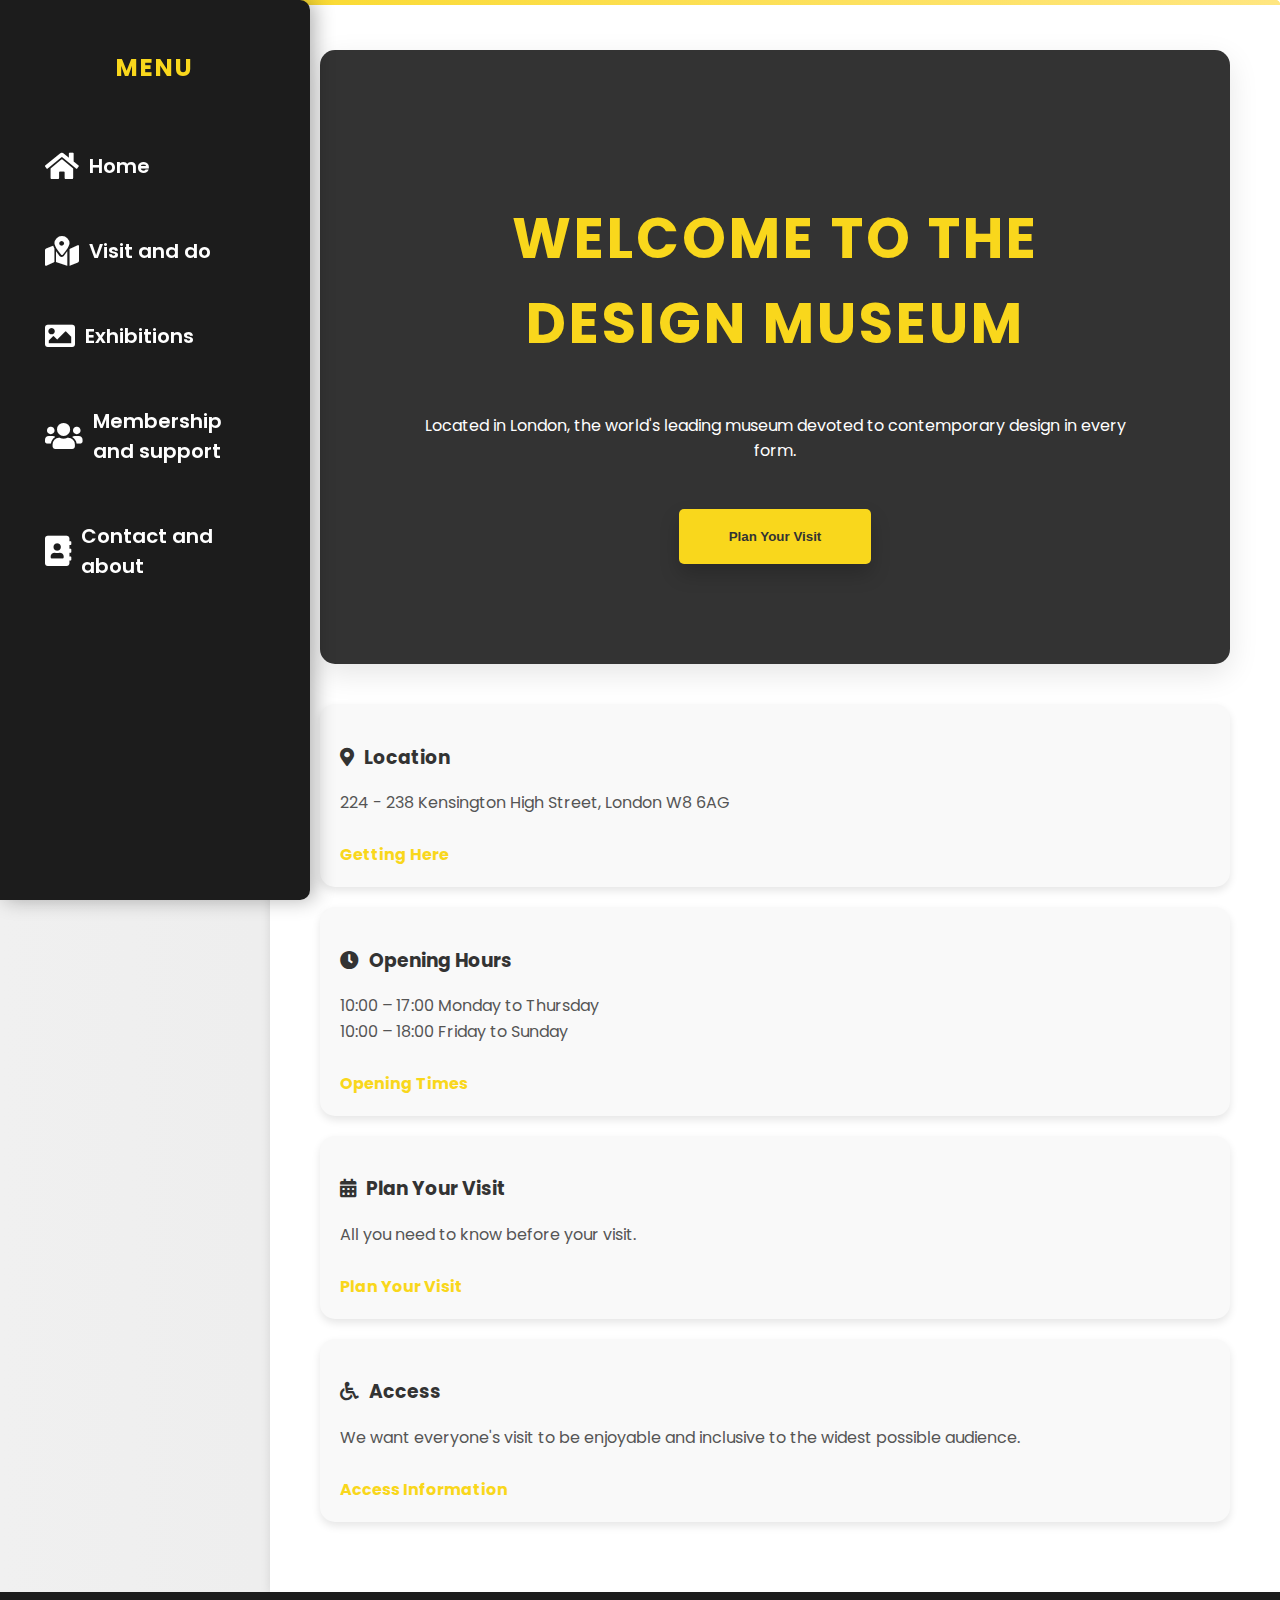
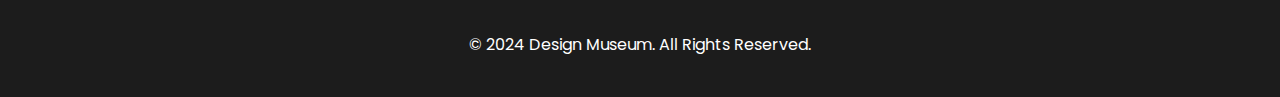
<file: index.html>
<!DOCTYPE html>
<html lang="en">

<head>
    <meta charset="UTF-8">
    <meta name="viewport" content="width=device-width, initial-scale=1.0">
    <title>Design Museum - Mejorado</title>
    <link href="https://fonts.googleapis.com/css2?family=Poppins:wght@300;400;600&display=swap" rel="stylesheet">
    <link href="https://cdnjs.cloudflare.com/ajax/libs/font-awesome/5.15.4/css/all.min.css" rel="stylesheet">
    <link rel="stylesheet" href="main.css">
</head>

<body>
    <button id="show-menu-arrow"><i class="fas fa-arrow-right"></i></button>

    <!-- Contenedor principal para menú y contenido -->
    <div class="main-content">
        <div id="menu">
            <h2 id="menu-header">Menu</h2>
            <nav>
                <ul>
                    <li><a href="index.html"><i class="fas fa-home icon"></i> Home</a></li>
                    <li><a href="visit-and-do.html"><i class="fas fa-map-marked-alt icon"></i> Visit and do</a></li>
                    <li><a href="exhibitions.html"><i class="fas fa-image icon"></i> Exhibitions</a></li>
                    <li><a href="membership-and-support.html"><i class="fas fa-users icon"></i> Membership and
                            support</a></li>
                    <li><a href="contact-and-about.html"><i class="fas fa-address-book icon"></i> Contact and about</a>
                    </li>
                </ul>
            </nav>
        </div>

        <!-- Contenido principal -->
        <div id="content">
            <section id="banner">
                <h2>WELCOME TO THE DESIGN MUSEUM</h2>
                <p>Located in London, the world's leading museum devoted to contemporary design in every form.</p>
                <button>Plan Your Visit</button>
            </section>

            <!-- Sección de Información Básica -->
            <section id="info">
                <div class="info-block">
                    <h3><i class="fas fa-map-marker-alt"></i> Location</h3>
                    <p>224 - 238 Kensington High Street, London W8 6AG</p>
                    <a href="#">Getting Here</a>
                </div>

                <div class="info-block">
                    <h3><i class="fas fa-clock"></i> Opening Hours</h3>
                    <p>10:00 – 17:00 Monday to Thursday<br>10:00 – 18:00 Friday to Sunday</p>
                    <a href="#">Opening Times</a>
                </div>

                <div class="info-block">
                    <h3><i class="fas fa-calendar-alt"></i> Plan Your Visit</h3>
                    <p>All you need to know before your visit.</p>
                    <a href="#">Plan Your Visit</a>
                </div>

                <div class="info-block">
                    <h3><i class="fas fa-wheelchair"></i> Access</h3>
                    <p>We want everyone's visit to be enjoyable and inclusive to the widest possible audience.</p>
                    <a href="#">Access Information</a>
                </div>
            </section>
        </div>
    </div>

    <!-- Footer -->
    <footer>
        <p>&copy; 2024 Design Museum. All Rights Reserved.</p>
    </footer>

    <script>
        document.addEventListener('DOMContentLoaded', function () {
            window.addEventListener('load', function () {
                document.documentElement.classList.remove('loading');
            });


            document.querySelectorAll('a').forEach(function (link) {
                link.addEventListener('click', function (e) {
                    const target = e.currentTarget;
                    if (!target.href.includes('#') && !target.href.startsWith('javascript:')) {
                        e.preventDefault();
                        const newUrl = this.href;

                        document.documentElement.classList.add('loading');

                        setTimeout(function () {
                            window.location.href = newUrl;
                        }, 500);
                    }
                });
            });
        });

        document.addEventListener('DOMContentLoaded', function () {
            const menu = document.getElementById('menu');
            const content = document.getElementById('content');
            const showMenuButton = document.getElementById('show-menu-arrow');

            function toggleMenu() {
                menu.classList.toggle('collapsed');
                updateContentLayout(menu.classList.contains('collapsed'));
            }

            function updateContentLayout(isCollapsed) {
                if (isCollapsed) {
                    content.style.marginLeft = '20px';
                    content.style.width = 'calc(100% - 20px)';
                    showMenuButton.style.display = 'block';
                } else {
                    content.style.marginLeft = '270px';
                    content.style.width = 'calc(100% - 270px)';
                    showMenuButton.style.display = 'none';
                }
            }

            updateContentLayout(menu.classList.contains('collapsed'));

            menu.addEventListener('click', toggleMenu);
            showMenuButton.addEventListener('click', function () {
                if (menu.classList.contains('collapsed')) {
                    menu.classList.remove('collapsed');
                    updateContentLayout(false);
                }
            });
        });
    </script>

    </script>
</body>

</html>
</file>
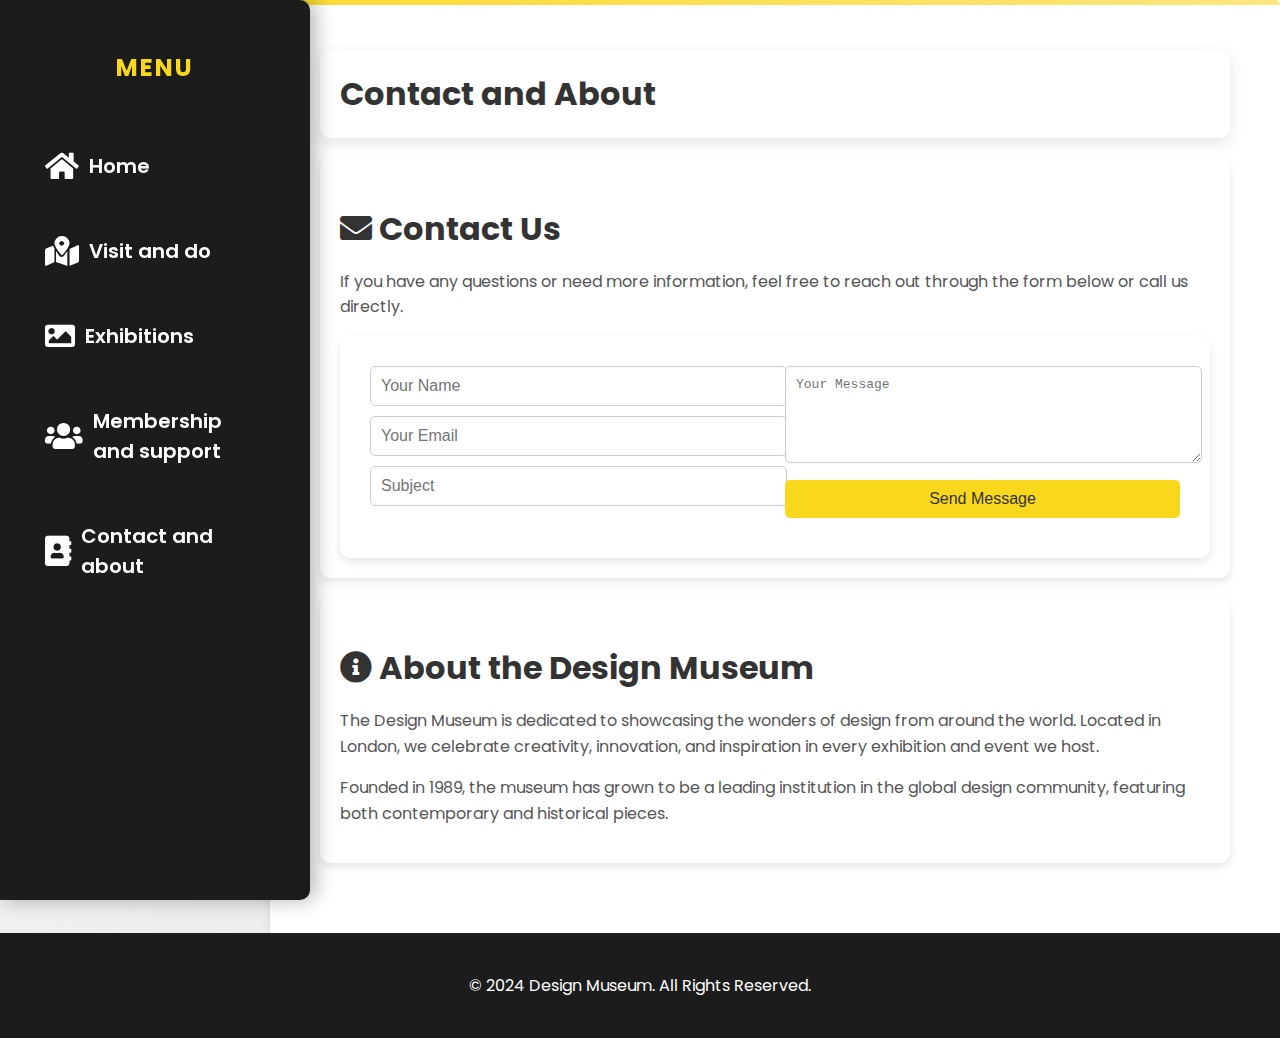
<file: contact-and-about.html>
<!DOCTYPE html>
<html lang="en">

<head>
    <meta charset="UTF-8">
    <meta name="viewport" content="width=device-width, initial-scale=1.0">
    <title>Contact and About - Design Museum</title>
    <link href="https://fonts.googleapis.com/css2?family=Poppins:wght@300;400;600&display=swap" rel="stylesheet">
    <link href="https://cdnjs.cloudflare.com/ajax/libs/font-awesome/5.15.4/css/all.min.css" rel="stylesheet">
    <link rel="stylesheet" href="main.css">

    <style>
        #content {
            transition: margin-left 0.3s, width 0.3s;
        }

        .info-block {
            background-color: #fff;
            padding: 20px;
            margin: 20px 0;
            border-radius: 10px;
            box-shadow: 0 4px 8px rgba(0, 0, 0, 0.1);
        }
    </style>
</head>

<body>
    <button id="show-menu-arrow"><i class="fas fa-arrow-right"></i></button>

    <!-- Menú lateral -->
    <div class="main-content">
        <div id="menu">
            <h2 id="menu-header">Menu</h2>
            <nav>
                <ul>
                    <li><a href="index.html"><i class="fas fa-home icon"></i> Home</a></li>
                    <li><a href="visit-and-do.html"><i class="fas fa-map-marked-alt icon"></i> Visit and do</a></li>
                    <li><a href="exhibitions.html"><i class="fas fa-image icon"></i> Exhibitions</a></li>
                    <li><a href="membership-and-support.html"><i class="fas fa-users icon"></i> Membership and
                            support</a></li>
                    <li><a href="contact-and-about.html" class="active"><i class="fas fa-address-book icon"></i> Contact
                            and about</a></li>
                </ul>
            </nav>
        </div>

        <!-- Contenido principal -->
        <div id="content" style="margin-left: 270px; width: calc(100% - 270px);">
            <div class="header-container"
                style="padding: 20px; border-radius: 10px; box-shadow: 0 5px 15px rgba(0, 0, 0, 0.1);">
                <h1 style="margin: 0;">Contact and About</h1>
            </div>

            <!-- Sección de contacto -->
            <div class="info-block">
                <h2><i class="fas fa-envelope"></i> Contact Us</h2>
                <p>If you have any questions or need more information, feel free to reach out through the form below or
                    call us directly.</p>
                <div class="contact-form">
                    <div>
                        <input type="text" placeholder="Your Name">
                        <input type="email" placeholder="Your Email">
                        <input type="text" placeholder="Subject">
                    </div>
                    <div>
                        <textarea placeholder="Your Message" rows="5"></textarea>
                        <button type="submit">Send Message</button>
                    </div>
                </div>
            </div>

            <!-- Sección de información adicional -->
            <div class="info-block">
                <h2><i class="fas fa-info-circle"></i> About the Design Museum</h2>
                <p>The Design Museum is dedicated to showcasing the wonders of design from around the world. Located in
                    London, we celebrate creativity, innovation, and inspiration in every exhibition and event we host.
                </p>
                <p>Founded in 1989, the museum has grown to be a leading institution in the global design community,
                    featuring both contemporary and historical pieces.</p>
            </div>
        </div>
    </div>

    <!-- Footer -->
    <footer>
        <p>&copy; 2024 Design Museum. All Rights Reserved.</p>
    </footer>

    <script>
        document.addEventListener('DOMContentLoaded', function () {
            const menu = document.getElementById('menu');
            const content = document.getElementById('content');
            const showMenuButton = document.getElementById('show-menu-arrow');

            function toggleMenu() {
                menu.classList.toggle('collapsed');
                updateContentLayout(menu.classList.contains('collapsed'));
            }

            function updateContentLayout(isCollapsed) {
                if (isCollapsed) {
                    content.style.marginLeft = '60px';
                    content.style.width = 'calc(100% - 60px)';
                    showMenuButton.style.display = 'block';
                } else {
                    content.style.marginLeft = '270px';
                    content.style.width = 'calc(100% - 270px)';
                    showMenuButton.style.display = 'none';
                }
            }

            updateContentLayout(menu.classList.contains('collapsed'));

            // Event listeners
            menu.addEventListener('click', toggleMenu);
            showMenuButton.addEventListener('click', function () {
                if (menu.classList.contains('collapsed')) {
                    menu.classList.remove('collapsed');
                    updateContentLayout(false);
                }
            });
        });

    </script>
</body>

</html>
</file>
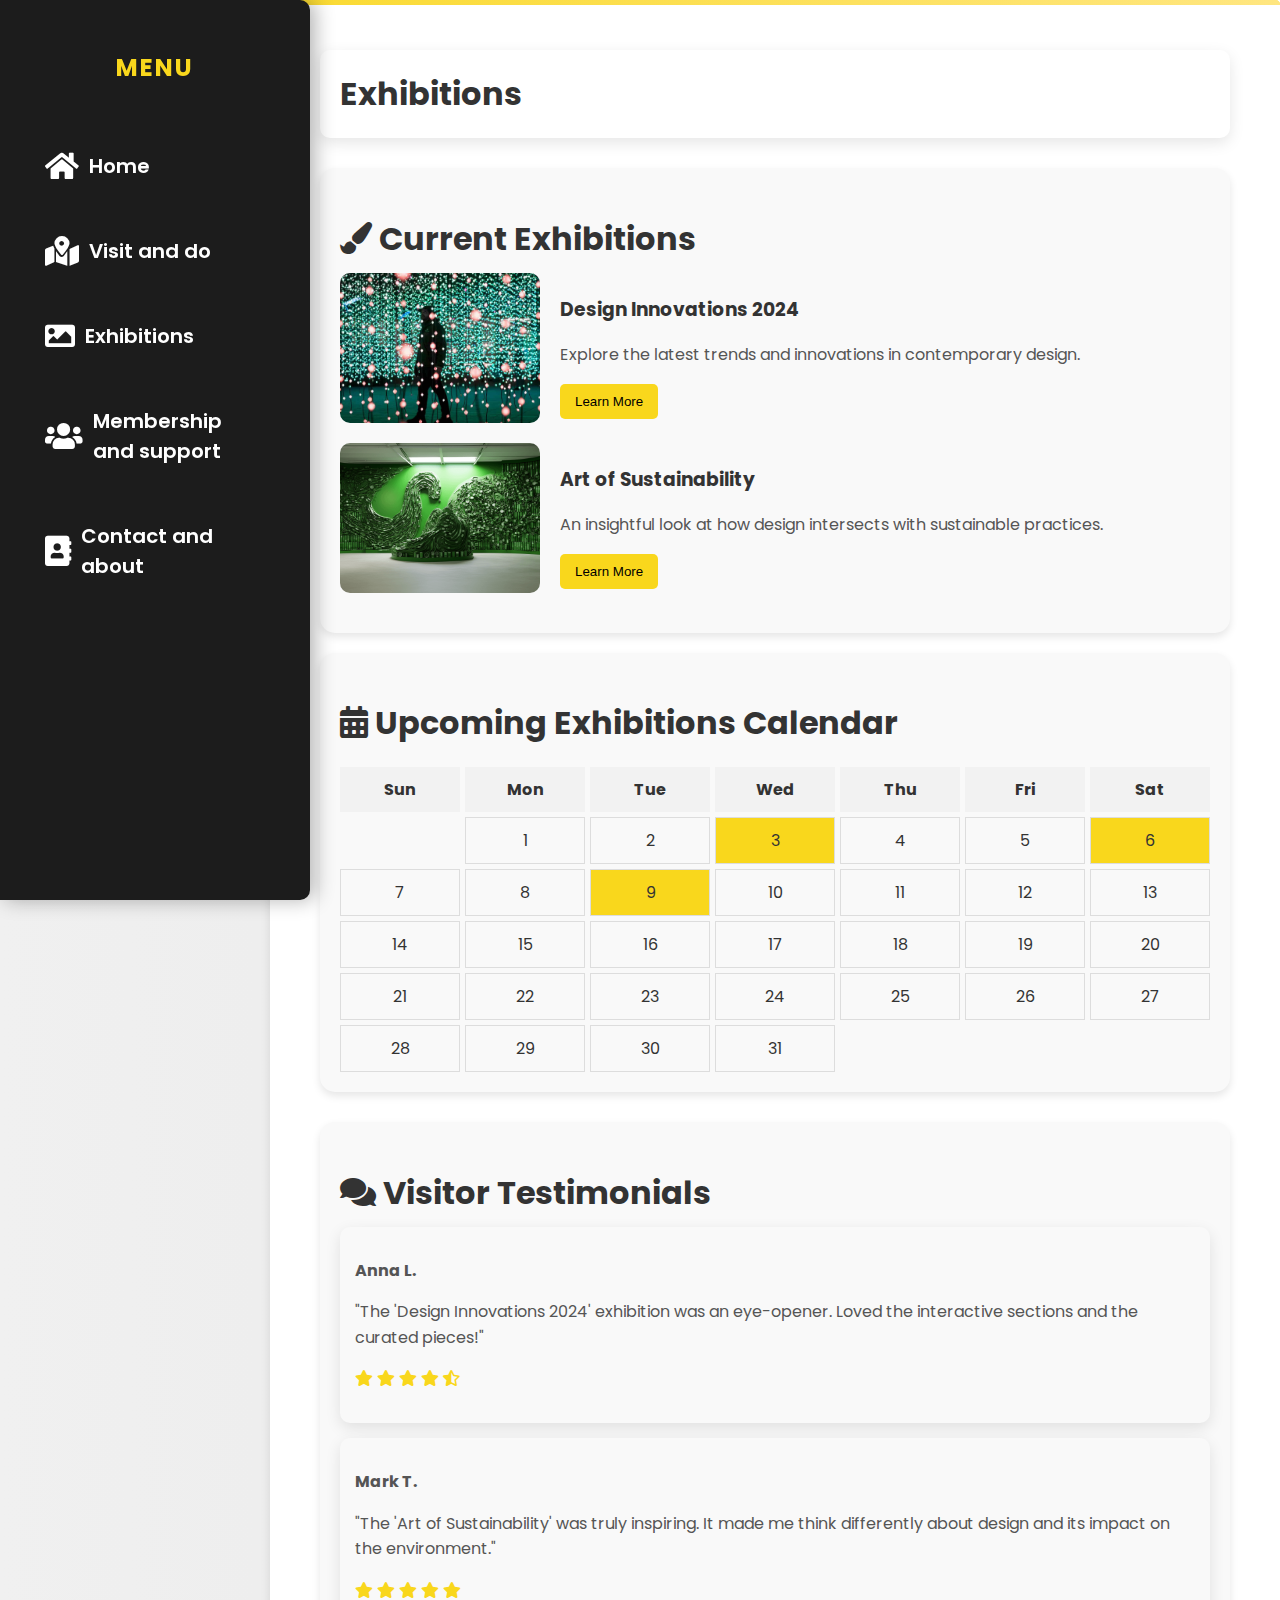
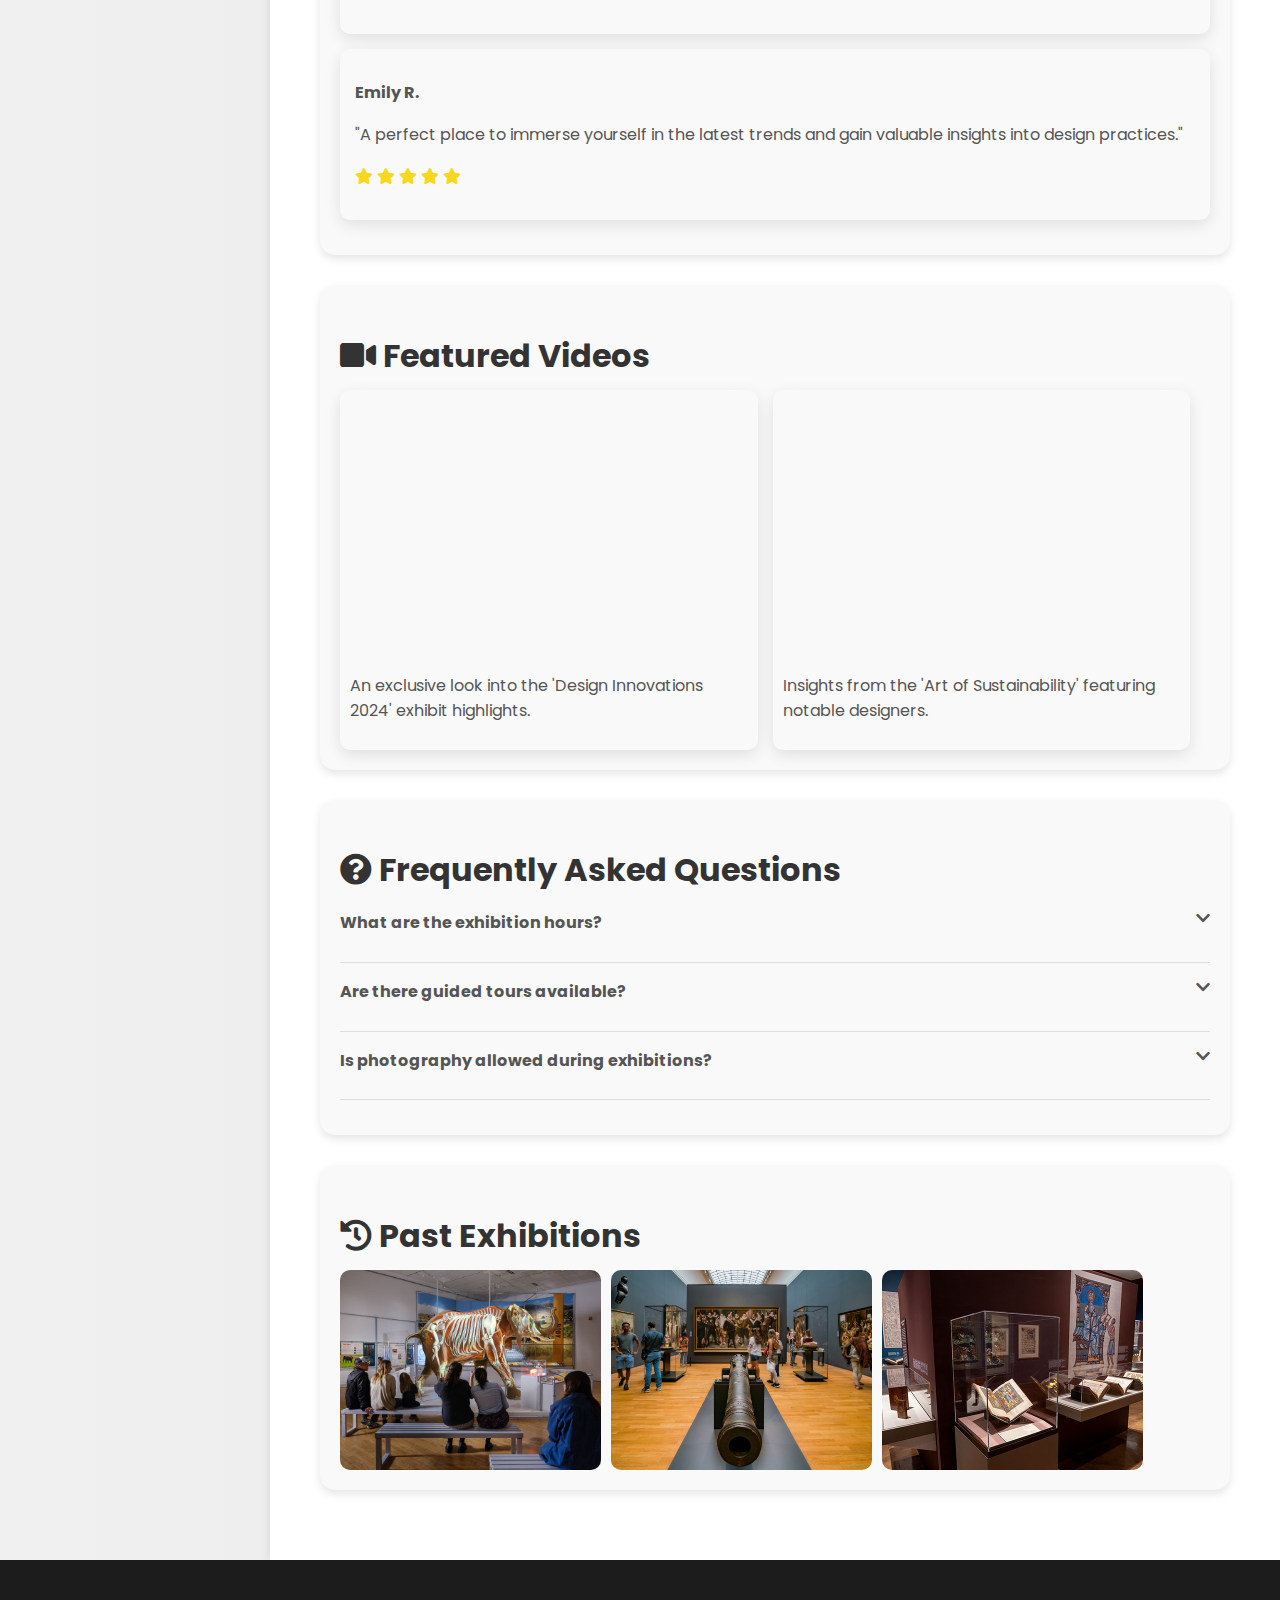
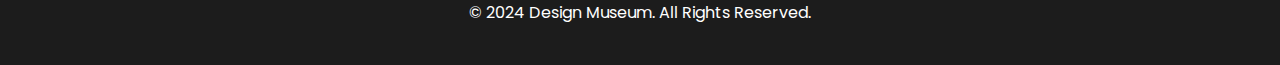
<file: exhibitions.html>
<!DOCTYPE html>
<html lang="en">

<head>
    <meta charset="UTF-8">
    <meta name="viewport" content="width=device-width, initial-scale=1.0">
    <title>Exhibitions - Design Museum</title>
    <link href="https://fonts.googleapis.com/css2?family=Poppins:wght@300;400;600&display=swap" rel="stylesheet">
    <link href="https://cdnjs.cloudflare.com/ajax/libs/font-awesome/5.15.4/css/all.min.css" rel="stylesheet">
    <link rel="stylesheet" href="main.css">
</head>

<body>
    <button id="show-menu-arrow"><i class="fas fa-arrow-right"></i></button>

    <!-- Inclusión del menú lateral -->
    <div class="main-content">
        <div id="menu">
            <h2 id="menu-header">Menu</h2>
            <nav>
                <ul>
                    <li><a href="index.html"><i class="fas fa-home icon"></i> Home</a></li>
                    <li><a href="visit-and-do.html"><i class="fas fa-map-marked-alt icon"></i> Visit and do</a></li>
                    <li><a href="exhibitions.html"><i class="fas fa-image icon"></i> Exhibitions</a></li>
                    <li><a href="membership-and-support.html"><i class="fas fa-users icon"></i> Membership and
                            support</a></li>
                    <li><a href="contact-and-about.html"><i class="fas fa-address-book icon"></i> Contact and about</a>
                    </li>
                </ul>
            </nav>
        </div>

        <!-- Contenido principal de Exhibitions -->
        <div id="content" style="margin-left: 270px; width: calc(100% - 270px);">
            <div class="header-container"
                style="padding: 20px; border-radius: 10px; box-shadow: 0 5px 15px rgba(0, 0, 0, 0.1);">
                <h1 style="margin: 0;">Exhibitions</h1>
            </div>

            <!-- Sección de exhibiciones actuales -->
            <div class="info-block" style="margin-top: 30px;">
                <h2><i class="fas fa-paint-brush"></i> Current Exhibitions</h2>
                <div class="exhibition-item" style="display: flex; align-items: center; margin-bottom: 20px;">
                    <img src="assets/images/exhibition1.jpg" alt="Exhibition 1"
                        style="width: 200px; height: 150px; object-fit: cover; border-radius: 10px; margin-right: 20px;">
                    <div>
                        <h3>Design Innovations 2024</h3>
                        <p>Explore the latest trends and innovations in contemporary design.</p>
                        <button onclick="showDetails('Design Innovations 2024')"
                            style="background-color: #f9d71c; border: none; padding: 10px 15px; border-radius: 5px; cursor: pointer;">Learn
                            More</button>
                    </div>
                </div>

                <div class="exhibition-item" style="display: flex; align-items: center; margin-bottom: 20px;">
                    <img src="assets/images/exhibition2.jpg" alt="Exhibition 2"
                        style="width: 200px; height: 150px; object-fit: cover; border-radius: 10px; margin-right: 20px;">
                    <div>
                        <h3>Art of Sustainability</h3>
                        <p>An insightful look at how design intersects with sustainable practices.</p>
                        <button onclick="showDetails('Art of Sustainability')"
                            style="background-color: #f9d71c; border: none; padding: 10px 15px; border-radius: 5px; cursor: pointer;">Learn
                            More</button>
                    </div>
                </div>
            </div>

            <!-- Calendario de próximas exhibiciones -->
            <div class="info-block">
                <h2><i class="fas fa-calendar-alt"></i> Upcoming Exhibitions Calendar</h2>
                <div id="calendar"
                    style="display: grid; grid-template-columns: repeat(7, 1fr); gap: 5px; margin-top: 20px;">
                    <!-- Encabezados de los días de la semana -->
                    <div style="text-align: center; padding: 10px; background-color: #f2f2f2; font-weight: bold;">Sun
                    </div>
                    <div style="text-align: center; padding: 10px; background-color: #f2f2f2; font-weight: bold;">Mon
                    </div>
                    <div style="text-align: center; padding: 10px; background-color: #f2f2f2; font-weight: bold;">Tue
                    </div>
                    <div style="text-align: center; padding: 10px; background-color: #f2f2f2; font-weight: bold;">Wed
                    </div>
                    <div style="text-align: center; padding: 10px; background-color: #f2f2f2; font-weight: bold;">Thu
                    </div>
                    <div style="text-align: center; padding: 10px; background-color: #f2f2f2; font-weight: bold;">Fri
                    </div>
                    <div style="text-align: center; padding: 10px; background-color: #f2f2f2; font-weight: bold;">Sat
                    </div>
                    <!-- Días del calendario -->
                    <div></div> <!-- Espacios vacíos al inicio del mes -->
                    <div style="text-align: center; padding: 10px; border: 1px solid #ddd;"
                        onclick="showEventDetails('March 1, 2024')">1</div>
                    <div style="text-align: center; padding: 10px; border: 1px solid #ddd;"
                        onclick="showEventDetails('March 2, 2024')">2</div>
                    <div style="text-align: center; padding: 10px; border: 1px solid #ddd; background-color: #f9d71c;"
                        onclick="showEventDetails('March 3, 2024 - Opening of Art of Sustainability')">3</div>
                    <div style="text-align: center; padding: 10px; border: 1px solid #ddd;"
                        onclick="showEventDetails('March 4, 2024 - Photography in Design')">4</div>
                    <div style="text-align: center; padding: 10px; border: 1px solid #ddd;"
                        onclick="showEventDetails('March 5, 2024 - Women in Design Panel')">5</div>
                    <div style="text-align: center; padding: 10px; border: 1px solid #ddd; background-color: #f9d71c;"
                        onclick="showEventDetails('March 6, 2024 - Modernist Design Trends')">6</div>
                    <div style="text-align: center; padding: 10px; border: 1px solid #ddd;"
                        onclick="showEventDetails('March 7, 2024')">7</div>
                    <div style="text-align: center; padding: 10px; border: 1px solid #ddd;"
                        onclick="showEventDetails('March 8, 2024 - Interactive Design Exhibits')">8</div>
                    <div style="text-align: center; padding: 10px; border: 1px solid #ddd; background-color: #f9d71c;"
                        onclick="showEventDetails('March 9, 2024 - Urban Design Workshop')">9</div>
                    <div style="text-align: center; padding: 10px; border: 1px solid #ddd;"
                        onclick="showEventDetails('March 10, 2024 - Retrospective on 20th Century Design')">10</div>
                    <div style="text-align: center; padding: 10px; border: 1px solid #ddd;"
                        onclick="showEventDetails('March 11, 2024 - Retrospective on 20th Century Design')">11</div>
                    <div style="text-align: center; padding: 10px; border: 1px solid #ddd;"
                        onclick="showEventDetails('March 12, 2024 - Retrospective on 20th Century Design')">12</div>
                    <div style="text-align: center; padding: 10px; border: 1px solid #ddd;"
                        onclick="showEventDetails('March 13, 2024 - Retrospective on 20th Century Design')">13</div>
                    <div style="text-align: center; padding: 10px; border: 1px solid #ddd;"
                        onclick="showEventDetails('March 14, 2024 - Retrospective on 20th Century Design')">14</div>
                    <div style="text-align: center; padding: 10px; border: 1px solid #ddd;"
                        onclick="showEventDetails('March 15, 2024 - Retrospective on 20th Century Design')">15</div>
                    <div style="text-align: center; padding: 10px; border: 1px solid #ddd;"
                        onclick="showEventDetails('March 16, 2024 - Retrospective on 20th Century Design')">16</div>
                    <div style="text-align: center; padding: 10px; border: 1px solid #ddd;"
                        onclick="showEventDetails('March 17, 2024 - Retrospective on 20th Century Design')">17</div>
                    <div style="text-align: center; padding: 10px; border: 1px solid #ddd;"
                        onclick="showEventDetails('March 18, 2024 - Retrospective on 20th Century Design')">18</div>
                    <div style="text-align: center; padding: 10px; border: 1px solid #ddd;"
                        onclick="showEventDetails('March 19, 2024 - Retrospective on 20th Century Design')">19</div>
                    <div style="text-align: center; padding: 10px; border: 1px solid #ddd;"
                        onclick="showEventDetails('March 20, 2024 - Retrospective on 20th Century Design')">20</div>
                    <div style="text-align: center; padding: 10px; border: 1px solid #ddd;"
                        onclick="showEventDetails('March 21, 2024 - Retrospective on 20th Century Design')">21</div>
                    <div style="text-align: center; padding: 10px; border: 1px solid #ddd;"
                        onclick="showEventDetails('March 22, 2024 - Retrospective on 20th Century Design')">22</div>
                    <div style="text-align: center; padding: 10px; border: 1px solid #ddd;"
                        onclick="showEventDetails('March 23, 2024 - Retrospective on 20th Century Design')">23</div>
                    <div style="text-align: center; padding: 10px; border: 1px solid #ddd;"
                        onclick="showEventDetails('March 24, 2024 - Retrospective on 20th Century Design')">24</div>
                    <div style="text-align: center; padding: 10px; border: 1px solid #ddd;"
                        onclick="showEventDetails('March 25, 2024 - Retrospective on 20th Century Design')">25</div>
                    <div style="text-align: center; padding: 10px; border: 1px solid #ddd;"
                        onclick="showEventDetails('March 26, 2024 - Retrospective on 20th Century Design')">26</div>
                    <div style="text-align: center; padding: 10px; border: 1px solid #ddd;"
                        onclick="showEventDetails('March 27, 2024 - Retrospective on 20th Century Design')">27</div>
                    <div style="text-align: center; padding: 10px; border: 1px solid #ddd;"
                        onclick="showEventDetails('March 28, 2024 - Retrospective on 20th Century Design')">28</div>
                    <div style="text-align: center; padding: 10px; border: 1px solid #ddd;"
                        onclick="showEventDetails('March 29, 2024 - Retrospective on 20th Century Design')">29</div>
                    <div style="text-align: center; padding: 10px; border: 1px solid #ddd;"
                        onclick="showEventDetails('March 30, 2024 - Retrospective on 20th Century Design')">30</div>
                    <div style="text-align: center; padding: 10px; border: 1px solid #ddd;"
                        onclick="showEventDetails('March 31, 2024 - Retrospective on 20th Century Design')">31</div>

                </div>
                <div id="event-details" style="margin-top: 20px; padding: 10px; border: 1px solid #ddd; display: none;">
                </div>
            </div>



            <script>
                function showEventDetails(details) {
                    const modal = document.createElement('div');
                    modal.id = 'event-modal';
                    modal.style.position = 'fixed';
                    modal.style.top = '50%';
                    modal.style.left = '50%';
                    modal.style.transform = 'translate(-50%, -50%)';
                    modal.style.backgroundColor = '#fff';
                    modal.style.padding = '20px';
                    modal.style.boxShadow = '0 5px 15px rgba(0, 0, 0, 0.3)';
                    modal.style.borderRadius = '10px';
                    modal.style.zIndex = '1000';
                    modal.innerHTML = `
                        <h3>Event Details</h3>
                        <p>${details}</p>
                        <button onclick="this.parentNode.parentNode.removeChild(this.parentNode)" style="margin-top: 10px; padding: 5px 10px; background-color: #f9d71c; border: none; border-radius: 5px; cursor: pointer;">Close</button>
                    `;

                    document.body.appendChild(modal);
                }
            </script>




            <!-- Sección de testimonios de visitantes -->
            <div class="info-block" style="margin-top: 30px;">
                <h2><i class="fas fa-comments"></i> Visitor Testimonials</h2>
                <div class="testimonial"
                    style="background-color: #f9f9f9; padding: 15px; margin-bottom: 15px; border-radius: 10px; box-shadow: 0 5px 15px rgba(0, 0, 0, 0.1);">
                    <p><strong>Anna L.</strong></p>
                    <p>"The 'Design Innovations 2024' exhibition was an eye-opener. Loved the interactive sections and
                        the curated pieces!"</p>
                    <p style="color: #f9d71c;">
                        <i class="fas fa-star"></i>
                        <i class="fas fa-star"></i>
                        <i class="fas fa-star"></i>
                        <i class="fas fa-star"></i>
                        <i class="fas fa-star-half-alt"></i>
                    </p>
                </div>
                <div class="testimonial"
                    style="background-color: #f9f9f9; padding: 15px; margin-bottom: 15px; border-radius: 10px; box-shadow: 0 5px 15px rgba(0, 0, 0, 0.1);">
                    <p><strong>Mark T.</strong></p>
                    <p>"The 'Art of Sustainability' was truly inspiring. It made me think differently about design and
                        its impact on the environment."</p>
                    <p style="color: #f9d71c;">
                        <i class="fas fa-star"></i>
                        <i class="fas fa-star"></i>
                        <i class="fas fa-star"></i>
                        <i class="fas fa-star"></i>
                        <i class="fas fa-star"></i>
                    </p>
                </div>
                <div class="testimonial"
                    style="background-color: #f9f9f9; padding: 15px; margin-bottom: 15px; border-radius: 10px; box-shadow: 0 5px 15px rgba(0, 0, 0, 0.1);">
                    <p><strong>Emily R.</strong></p>
                    <p>"A perfect place to immerse yourself in the latest trends and gain valuable insights into design
                        practices."</p>
                    <p style="color: #f9d71c;">
                        <i class="fas fa-star"></i>
                        <i class="fas fa-star"></i>
                        <i class="fas fa-star"></i>
                        <i class="fas fa-star"></i>
                        <i class="fas fa-star"></i>
                    </p>
                </div>
            </div>

            <!-- Sección de videos destacados -->
            <div class="info-block" style="margin-top: 30px;">
                <h2><i class="fas fa-video"></i> Featured Videos</h2>
                <div class="video-gallery" style="display: flex; flex-wrap: wrap; gap: 15px;">
                    <div class="video-item"
                        style="width: 48%; border-radius: 10px; overflow: hidden; box-shadow: 0 5px 15px rgba(0, 0, 0, 0.1);">
                        <iframe width="100%" height="250" src="https://www.youtube.com/embed/fp2e54V2KXc"
                            frameborder="0" allowfullscreen></iframe>
                        <p style="padding: 10px;">An exclusive look into the 'Design Innovations 2024' exhibit
                            highlights.</p>
                    </div>
                    <div class="video-item"
                        style="width: 48%; border-radius: 10px; overflow: hidden; box-shadow: 0 5px 15px rgba(0, 0, 0, 0.1);">
                        <iframe width="100%" height="250" src="https://www.youtube.com/embed/5ZRcgw12HKc"
                            frameborder="0" allowfullscreen></iframe>
                        <p style="padding: 10px;">Insights from the 'Art of Sustainability' featuring notable designers.
                        </p>
                    </div>
                </div>
            </div>


            <!-- Sección de preguntas frecuentes (FAQs) -->
            <div class="info-block" style="margin-top: 30px;">
                <h2><i class="fas fa-question-circle"></i> Frequently Asked Questions</h2>
                <div class="faq-item" style="margin-bottom: 15px; border-bottom: 1px solid #ddd; padding-bottom: 10px;">
                    <p onclick="toggleFAQ(this)" style="cursor: pointer; font-weight: bold;">What are the exhibition
                        hours? <i class="fas fa-chevron-down" style="float: right;"></i></p>
                    <div class="faq-answer" style="display: none; margin-top: 5px;">
                        <p>Our exhibitions are open from 10:00 AM to 6:00 PM, Monday through Sunday.</p>
                    </div>
                </div>
                <div class="faq-item" style="margin-bottom: 15px; border-bottom: 1px solid #ddd; padding-bottom: 10px;">
                    <p onclick="toggleFAQ(this)" style="cursor: pointer; font-weight: bold;">Are there guided tours
                        available? <i class="fas fa-chevron-down" style="float: right;"></i></p>
                    <div class="faq-answer" style="display: none; margin-top: 5px;">
                        <p>Yes, we offer guided tours every day at 11:00 AM and 3:00 PM. Reservations are recommended.
                        </p>
                    </div>
                </div>
                <div class="faq-item" style="margin-bottom: 15px; border-bottom: 1px solid #ddd; padding-bottom: 10px;">
                    <p onclick="toggleFAQ(this)" style="cursor: pointer; font-weight: bold;">Is photography allowed
                        during exhibitions? <i class="fas fa-chevron-down" style="float: right;"></i></p>
                    <div class="faq-answer" style="display: none; margin-top: 5px;">
                        <p>Photography without flash is permitted, but please respect any signs indicating restricted
                            areas.</p>
                    </div>
                </div>
            </div>

            <script>
                function toggleFAQ(element) {
                    const answer = element.nextElementSibling;
                    const icon = element.querySelector('i');
                    if (answer.style.display === 'none') {
                        answer.style.display = 'block';
                        icon.classList.replace('fa-chevron-down', 'fa-chevron-up');
                    } else {
                        answer.style.display = 'none';
                        icon.classList.replace('fa-chevron-up', 'fa-chevron-down');
                    }
                }
            </script>

            <!-- Galería de exhibiciones pasadas -->
            <div class="info-block" style="margin-top: 30px;">
                <h2><i class="fas fa-history"></i> Past Exhibitions</h2>
                <div class="gallery" style="display: flex; flex-wrap: wrap; gap: 10px;">
                    <img src="assets/images/past1.jpg" alt="Past Exhibition 1"
                        style="width: 30%; height: 200px; object-fit: cover; border-radius: 10px;">
                    <img src="assets/images/past2.jpg" alt="Past Exhibition 2"
                        style="width: 30%; height: 200px; object-fit: cover; border-radius: 10px;">
                    <img src="assets/images/past3.jpg" alt="Past Exhibition 3"
                        style="width: 30%; height: 200px; object-fit: cover; border-radius: 10px;">
                </div>
            </div>

            <script>
                function showDetails(exhibitionName) {
                    alert(`Details about ${exhibitionName} will be shown here.`);
                }

            </script>
        </div>
    </div>

    <!-- Footer -->
    <footer>
        <p>&copy; 2024 Design Museum. All Rights Reserved.</p>
    </footer>

    <script>
        document.addEventListener('DOMContentLoaded', function () {
            window.addEventListener('load', function () {
                document.documentElement.classList.remove('loading');
            });

            document.querySelectorAll('a').forEach(function (link) {
                link.addEventListener('click', function (e) {
                    const target = e.currentTarget;
                    if (!target.href.includes('#') && !target.href.startsWith('javascript:')) {
                        e.preventDefault();
                        const newUrl = this.href;

                        document.documentElement.classList.add('loading');

                        setTimeout(function () {
                            window.location.href = newUrl;
                        }, 500);
                    }
                });
            });
        });

        document.addEventListener('DOMContentLoaded', function () {
            const menu = document.getElementById('menu');
            const content = document.getElementById('content');
            const showMenuButton = document.getElementById('show-menu-arrow');

            function toggleMenu() {
                menu.classList.toggle('collapsed');
                updateContentLayout(menu.classList.contains('collapsed'));
            }

            function updateContentLayout(isCollapsed) {
                if (isCollapsed) {
                    content.style.marginLeft = '20px';
                    content.style.width = 'calc(100% - 20px)';
                    showMenuButton.style.display = 'block';
                } else {
                    content.style.marginLeft = '270px';
                    content.style.width = 'calc(100% - 270px)';
                    showMenuButton.style.display = 'none';
                }
            }

            updateContentLayout(menu.classList.contains('collapsed'));

            // Event listeners
            menu.addEventListener('click', toggleMenu);
            showMenuButton.addEventListener('click', function () {
                if (menu.classList.contains('collapsed')) {
                    menu.classList.remove('collapsed');
                    updateContentLayout(false);
                }
            });
        });
    </script>
</body>

</html>
</file>
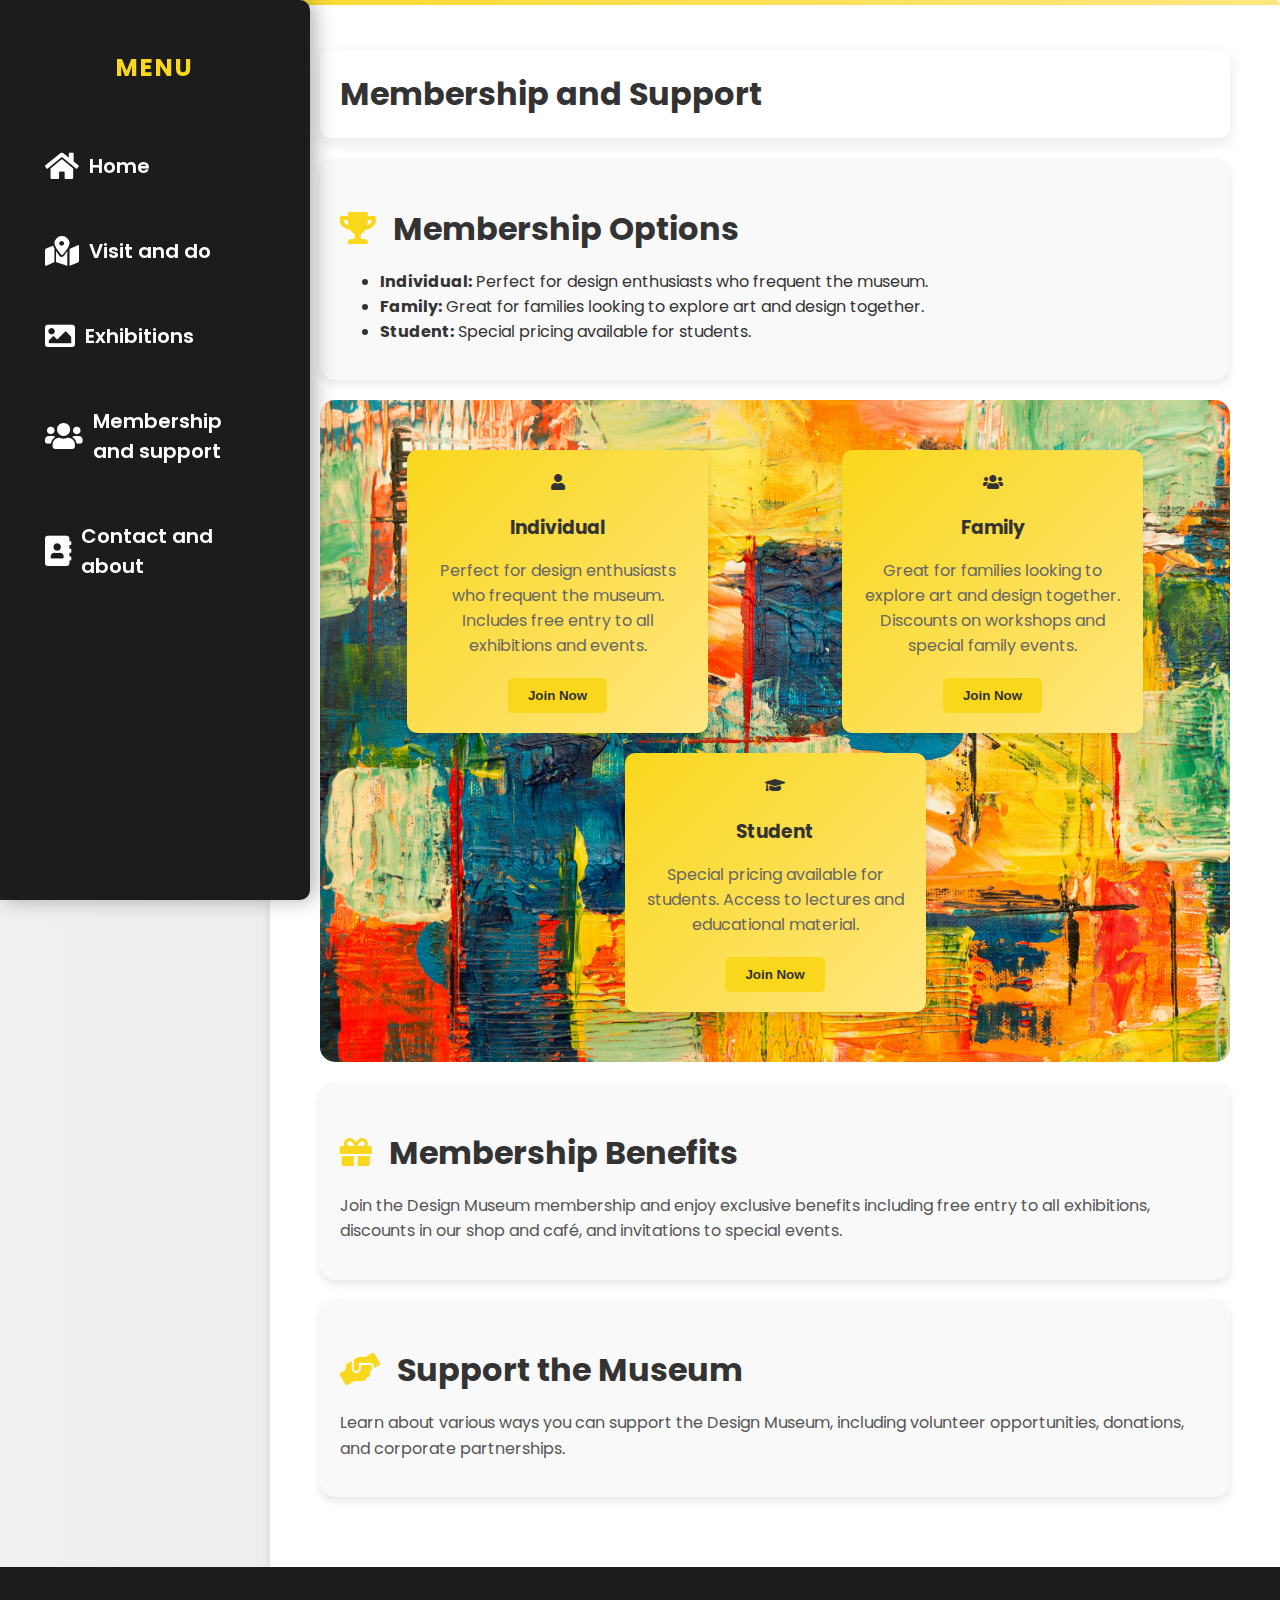
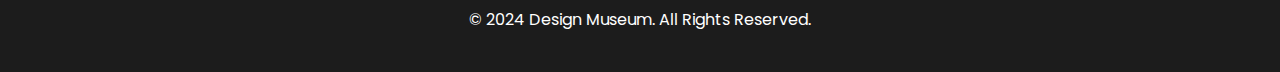
<file: membership-and-support.html>
<!DOCTYPE html>
<html lang="en">

<head>
    <meta charset="UTF-8">
    <meta name="viewport" content="width=device-width, initial-scale=1.0">
    <title>Membership and Support - Design Museum</title>
    <link href="https://fonts.googleapis.com/css2?family=Poppins:wght@300;400;600&display=swap" rel="stylesheet">
    <link href="https://cdnjs.cloudflare.com/ajax/libs/font-awesome/5.15.4/css/all.min.css" rel="stylesheet">
    <link rel="stylesheet" href="main.css">
</head>

<body>
    <button id="show-menu-arrow"><i class="fas fa-arrow-right"></i></button>

    <!-- Inclusión del menú lateral -->
    <div class="main-content">
        <div id="menu">
            <h2 id="menu-header">Menu</h2>
            <nav>
                <ul>
                    <li><a href="index.html"><i class="fas fa-home icon"></i> Home</a></li>
                    <li><a href="visit-and-do.html"><i class="fas fa-map-marked-alt icon"></i> Visit and do</a></li>
                    <li><a href="exhibitions.html"><i class="fas fa-image icon"></i> Exhibitions</a></li>
                    <li><a href="membership-and-support.html" class="active"><i class="fas fa-users icon"></i>
                            Membership and support</a></li>
                    <li><a href="contact-and-about.html"><i class="fas fa-address-book icon"></i> Contact and about</a>
                    </li>
                </ul>
            </nav>
        </div>

        <!-- Contenido principal de Membership and Support -->
        <div id="content" style="margin-left: 270px; width: calc(100% - 270px);">
            <div class="header-container"
                style="padding: 20px; border-radius: 10px; box-shadow: 0 5px 15px rgba(0, 0, 0, 0.1);">
                <h1 style="margin: 0;">Membership and Support</h1>
            </div>

            <div class="info-block">
                <h2><i class="fas fa-trophy" style="color: #f9d71c; margin-right: 10px;"></i> Membership Options</h2>
                <ul>
                    <li><strong>Individual:</strong> Perfect for design enthusiasts who frequent the museum.</li>
                    <li><strong>Family:</strong> Great for families looking to explore art and design together.</li>
                    <li><strong>Student:</strong> Special pricing available for students.</li>
                </ul>
            </div>

            <!-- Sección de Tarjetas de Membresía -->
            <div class="membership-section"
                style="background-image: url('assets/images/background-image.jpg'); background-size: cover; background-repeat: no-repeat; padding: 20px; border-radius: 15px;">
                <div class="membership-cards">
                    <div class="membership-card">
                        <i class="fas fa-user"></i>
                        <h3>Individual</h3>
                        <p>Perfect for design enthusiasts who frequent the museum. Includes free entry to all
                            exhibitions and events.</p>
                        <button>Join Now</button>
                    </div>

                    <div class="membership-card">
                        <i class="fas fa-users"></i>
                        <h3>Family</h3>
                        <p>Great for families looking to explore art and design together. Discounts on workshops and
                            special family events.</p>
                        <button>Join Now</button>
                    </div>

                    <div class="membership-card">
                        <i class="fas fa-graduation-cap"></i>
                        <h3>Student</h3>
                        <p>Special pricing available for students. Access to lectures and educational material.</p>
                        <button>Join Now</button>
                    </div>
                </div>
            </div>



            <!-- Sección de beneficios de membresía -->
            <div class="info-block">
                <h2><i class="fas fa-gift" style="color: #f9d71c; margin-right: 10px;"></i> Membership Benefits</h2>
                <p>Join the Design Museum membership and enjoy exclusive benefits including free entry to all
                    exhibitions, discounts in our shop and café, and invitations to special events.</p>
            </div>


            <!-- Sección de cómo apoyar al museo -->
            <div class="info-block">
                <h2><i class="fas fa-hands-helping" style="color: #f9d71c; margin-right: 10px;"></i> Support the Museum
                </h2>
                <p>Learn about various ways you can support the Design Museum, including volunteer opportunities,
                    donations, and corporate partnerships.</p>
            </div>
        </div>
    </div>

    <!-- Footer -->
    <footer>
        <p>&copy; 2024 Design Museum. All Rights Reserved.</p>
    </footer>

    <script>
        document.addEventListener('DOMContentLoaded', function () {
            window.addEventListener('load', function () {
                document.documentElement.classList.remove('loading');
            });

            document.querySelectorAll('a').forEach(function (link) {
                link.addEventListener('click', function (e) {
                    const target = e.currentTarget;
                    if (!target.href.includes('#') && !target.href.startsWith('javascript:')) {
                        e.preventDefault();
                        const newUrl = this.href;

                        document.documentElement.classList.add('loading');

                        setTimeout(function () {
                            window.location.href = newUrl;
                        }, 500);
                    }
                });
            });
        });

        document.addEventListener('DOMContentLoaded', function () {
            const menu = document.getElementById('menu');
            const content = document.getElementById('content');
            const showMenuButton = document.getElementById('show-menu-arrow');

            function toggleMenu() {
                menu.classList.toggle('collapsed');
                updateContentLayout(menu.classList.contains('collapsed'));
            }

            function updateContentLayout(isCollapsed) {
                if (isCollapsed) {
                    content.style.marginLeft = '20px';
                    content.style.width = 'calc(100% - 20px)';
                    showMenuButton.style.display = 'block';
                } else {
                    content.style.marginLeft = '270px';
                    content.style.width = 'calc(100% - 270px)';
                    showMenuButton.style.display = 'none';
                }
            }

            updateContentLayout(menu.classList.contains('collapsed'));

            // Event listeners
            menu.addEventListener('click', toggleMenu);
            showMenuButton.addEventListener('click', function () {
                if (menu.classList.contains('collapsed')) {
                    menu.classList.remove('collapsed');
                    updateContentLayout(false);
                }
            });
        });
    </script>
</body>

</html>
</file>
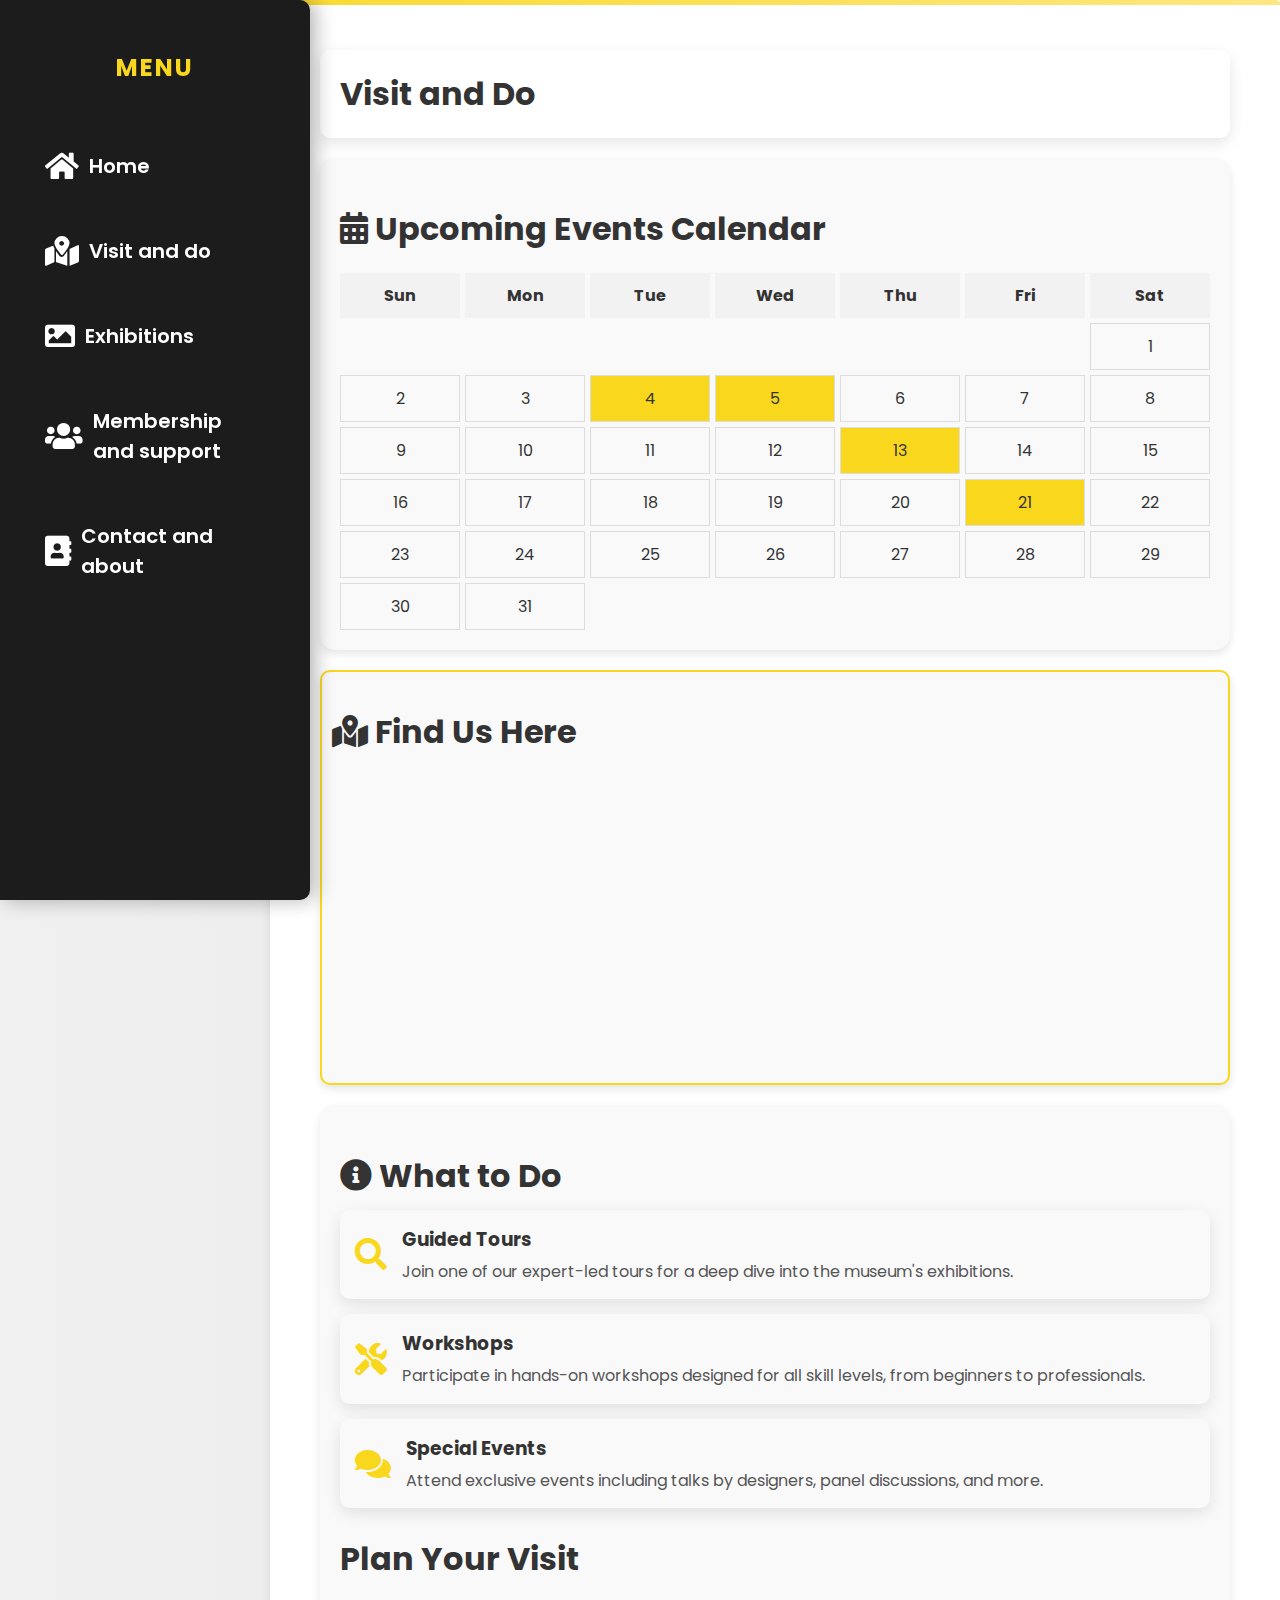
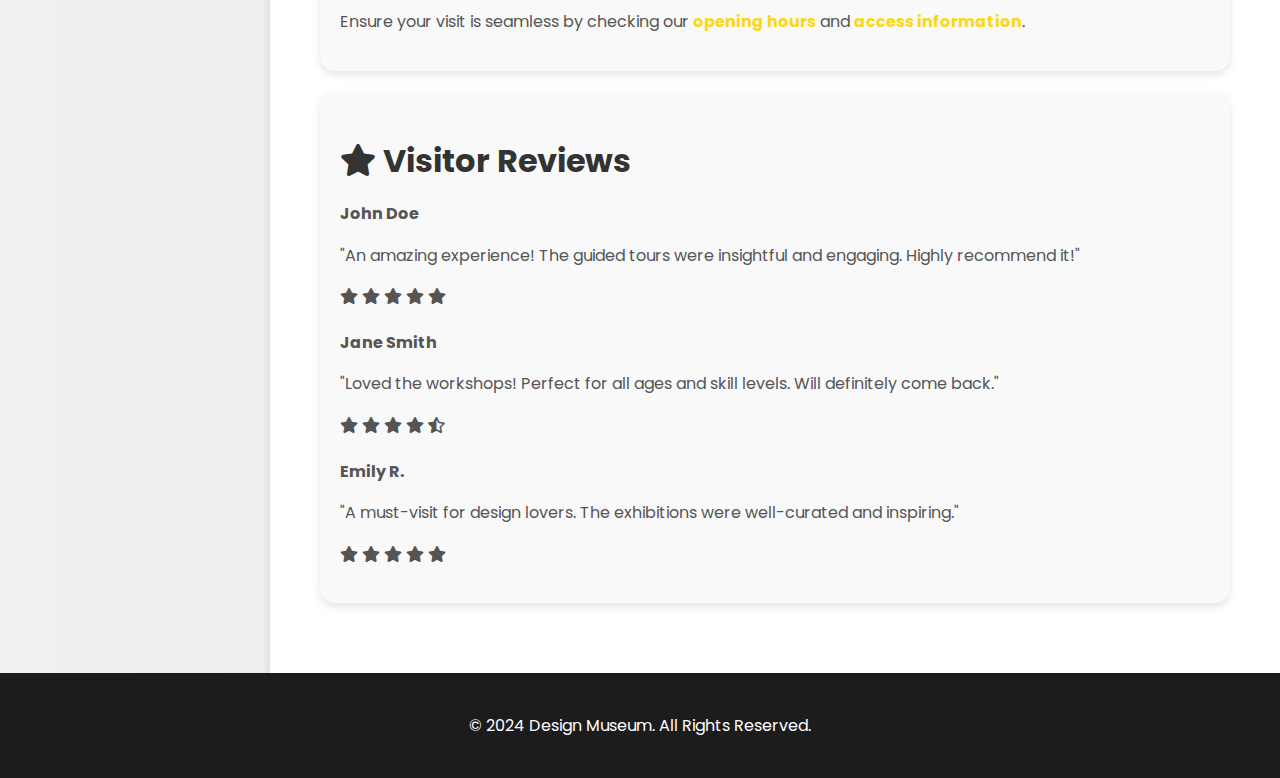
<file: visit-and-do.html>
<!DOCTYPE html>
<html lang="en">

<head>
    <meta charset="UTF-8">
    <meta name="viewport" content="width=device-width, initial-scale=1.0">
    <title>Visit and Do - Design Museum</title>
    <link href="https://fonts.googleapis.com/css2?family=Poppins:wght@300;400;600&display=swap" rel="stylesheet">
    <link href="https://cdnjs.cloudflare.com/ajax/libs/font-awesome/5.15.4/css/all.min.css" rel="stylesheet">
    <link rel="stylesheet" href="main.css">
</head>

<body>
    <button id="show-menu-arrow"><i class="fas fa-arrow-right"></i></button>

    <!-- Inclusión del menú lateral -->
    <div class="main-content">
        <div id="menu">
            <h2 id="menu-header">Menu</h2>
            <nav>
                <ul>
                    <li><a href="index.html"><i class="fas fa-home icon"></i> Home</a></li>
                    <li><a href="visit-and-do.html"><i class="fas fa-map-marked-alt icon"></i> Visit and do</a></li>
                    <li><a href="exhibitions.html"><i class="fas fa-image icon"></i> Exhibitions</a></li>
                    <li><a href="membership-and-support.html"><i class="fas fa-users icon"></i> Membership and
                            support</a></li>
                    <li><a href="contact-and-about.html"><i class="fas fa-address-book icon"></i> Contact and about</a>
                    </li>
                </ul>
            </nav>
        </div>

        <!-- Contenido principal de Visit and Do -->
        <div id="content" style="margin-left: 270px; width: calc(100% - 270px);">
            <div class="header-container"
                style="padding: 20px; border-radius: 10px; box-shadow: 0 5px 15px rgba(0, 0, 0, 0.1);">
                <h1 style="margin: 0;">Visit and Do</h1>
            </div>


            <!-- Sección de Calendario de Eventos -->
            <div class="info-block">
                <h2><i class="fas fa-calendar-alt"></i> Upcoming Events Calendar</h2>
                <!-- Contenido del calendario -->
                <div id="calendar"
                    style="display: grid; grid-template-columns: repeat(7, 1fr); gap: 5px; margin-top: 20px;">
                    <div style="text-align: center; padding: 10px; background-color: #f2f2f2; font-weight: bold;">Sun
                    </div>
                    <div style="text-align: center; padding: 10px; background-color: #f2f2f2; font-weight: bold;">Mon
                    </div>
                    <div style="text-align: center; padding: 10px; background-color: #f2f2f2; font-weight: bold;">Tue
                    </div>
                    <div style="text-align: center; padding: 10px; background-color: #f2f2f2; font-weight: bold;">Wed
                    </div>
                    <div style="text-align: center; padding: 10px; background-color: #f2f2f2; font-weight: bold;">Thu
                    </div>
                    <div style="text-align: center; padding: 10px; background-color: #f2f2f2; font-weight: bold;">Fri
                    </div>
                    <div style="text-align: center; padding: 10px; background-color: #f2f2f2; font-weight: bold;">Sat
                    </div>
                    <!-- Días vacíos para ajustar el inicio del mes -->
                    <div></div>
                    <div></div>
                    <div></div>
                    <div></div>
                    <div></div>
                    <div></div>
                    <div style="text-align: center; padding: 10px; border: 1px solid #ddd;"
                        onclick="showEvent('March 1, 2024')">1</div>
                    <div style="text-align: center; padding: 10px; border: 1px solid #ddd;"
                        onclick="showEvent('March 2, 2024')">2</div>
                    <div style="text-align: center; padding: 10px; border: 1px solid #ddd;"
                        onclick="showEvent('March 3, 2024')">3</div>
                    <div style="text-align: center; padding: 10px; border: 1px solid #ddd; background-color: #f9d71c;"
                        onclick="showEvent('March 4, 2024 - Design Workshop')">4</div>
                    <div style="text-align: center; padding: 10px; border: 1px solid #ddd; background-color: #f9d71c;"
                        onclick="showEvent('March 5, 2024 - Design Workshop')">5</div>
                    <div style="text-align: center; padding: 10px; border: 1px solid #ddd;"
                        onclick="showEvent('March 6, 2024')">6</div>
                    <div style="text-align: center; padding: 10px; border: 1px solid #ddd;"
                        onclick="showEvent('March 7, 2024')">7</div>
                    <div style="text-align: center; padding: 10px; border: 1px solid #ddd;"
                        onclick="showEvent('March 8, 2024')">8</div>
                    <div style="text-align: center; padding: 10px; border: 1px solid #ddd;"
                        onclick="showEvent('March 9, 2024')">9</div>
                    <div style="text-align: center; padding: 10px; border: 1px solid #ddd;"
                        onclick="showEvent('March 10, 2024')">10</div>
                    <div style="text-align: center; padding: 10px; border: 1px solid #ddd;"
                        onclick="showEvent('March 11, 2024')">11</div>
                    <div style="text-align: center; padding: 10px; border: 1px solid #ddd;"
                        onclick="showEvent('March 12, 2024')">12</div>
                    <div style="text-align: center; padding: 10px; border: 1px solid #ddd; background-color: #f9d71c;"
                        onclick="showEvent('March 13, 2024 - Guided Tour')">13</div>
                    <div style="text-align: center; padding: 10px; border: 1px solid #ddd;"
                        onclick="showEvent('March 14, 2024')">14</div>
                    <div style="text-align: center; padding: 10px; border: 1px solid #ddd;"
                        onclick="showEvent('March 15, 2024')">15</div>
                    <div style="text-align: center; padding: 10px; border: 1px solid #ddd;"
                        onclick="showEvent('March 16, 2024')">16</div>
                    <div style="text-align: center; padding: 10px; border: 1px solid #ddd;"
                        onclick="showEvent('March 17, 2024')">17</div>
                    <div style="text-align: center; padding: 10px; border: 1px solid #ddd;"
                        onclick="showEvent('March 18, 2024')">18</div>
                    <div style="text-align: center; padding: 10px; border: 1px solid #ddd;"
                        onclick="showEvent('March 19, 2024')">19</div>
                    <div style="text-align: center; padding: 10px; border: 1px solid #ddd;"
                        onclick="showEvent('March 20, 2024')">20</div>
                    <div style="text-align: center; padding: 10px; border: 1px solid #ddd; background-color: #f9d71c;"
                        onclick="showEvent('March 21, 2024 - Special Lecture')">21</div>
                    <div style="text-align: center; padding: 10px; border: 1px solid #ddd;"
                        onclick="showEvent('March 22, 2024')">22</div>
                    <div style="text-align: center; padding: 10px; border: 1px solid #ddd;"
                        onclick="showEvent('March 23, 2024')">23</div>
                    <div style="text-align: center; padding: 10px; border: 1px solid #ddd;"
                        onclick="showEvent('March 24, 2024')">24</div>
                    <div style="text-align: center; padding: 10px; border: 1px solid #ddd;"
                        onclick="showEvent('March 25, 2024')">25</div>
                    <div style="text-align: center; padding: 10px; border: 1px solid #ddd;"
                        onclick="showEvent('March 26, 2024')">26</div>
                    <div style="text-align: center; padding: 10px; border: 1px solid #ddd;"
                        onclick="showEvent('March 27, 2024')">27</div>
                    <div style="text-align: center; padding: 10px; border: 1px solid #ddd;"
                        onclick="showEvent('March 28, 2024')">28</div>
                    <div style="text-align: center; padding: 10px; border: 1px solid #ddd;"
                        onclick="showEvent('March 29, 2024')">29</div>
                    <div style="text-align: center; padding: 10px; border: 1px solid #ddd;"
                        onclick="showEvent('March 30, 2024')">30</div>
                    <div style="text-align: center; padding: 10px; border: 1px solid #ddd;"
                        onclick="showEvent('March 31, 2024')">31</div>


                </div>
                <div id="event-details" style="margin-top: 20px; padding: 10px; border: 1px solid #ddd; display: none;">
                </div>
            </div>

            <script>
                function showEvent(details) {
                    const modal = document.createElement('div');
                    modal.id = 'event-modal';
                    modal.style.position = 'fixed';
                    modal.style.top = '50%';
                    modal.style.left = '50%';
                    modal.style.transform = 'translate(-50%, -50%)';
                    modal.style.backgroundColor = '#fff';
                    modal.style.padding = '20px';
                    modal.style.boxShadow = '0 5px 15px rgba(0, 0, 0, 0.3)';
                    modal.style.borderRadius = '10px';
                    modal.style.zIndex = '1000';
                    modal.innerHTML = `
                <h3>Event Details</h3>
                <p>${details}</p>
                <button id="close-modal" style="margin-top: 10px; padding: 5px 10px; background-color: #f9d71c; border: none; border-radius: 5px; cursor: pointer;">Close</button>
            `;

                    document.body.appendChild(modal);

                    document.getElementById('close-modal').onclick = function () {
                        document.body.removeChild(modal);
                    };
                }

                function navigateMonth(offset) {
                    alert('Month navigation clicked!');
                }
            </script>


            <!-- Sección de Mapa de Google -->
            <div class="info-block"
                style="margin-top: 20px; padding: 10px; border: 2px solid #f9d71c; border-radius: 10px;">
                <h2><i class="fas fa-map-marked-alt"></i> Find Us Here</h2>
                <iframe
                    src="https://www.google.com/maps/embed?pb=!1m18!1m12!1m3!1d2370.139428272294!2d-0.21448868422415027!3d51.500641379636236!2m3!1f0!2f0!3f0!3m2!1i1024!2i768!4f13.1!3m3!1m2!1s0x48760fd65f2b7a9f%3A0x52949fcbdd5a5e8!2sDesign%20Museum!5e0!3m2!1sen!2sus!4v1593183954846!5m2!1sen!2sus&zoomControl=false&streetViewControl=false&scrollwheel=false"
                    width="600" height="450" frameborder="0"
                    style="border:0; width: 100%; height: 300px; border-radius: 10px;" allowfullscreen=""
                    aria-hidden="false" tabindex="0"></iframe>

            </div>

            <!-- Información adicional -->
            <div class="info-block">
                <h2><i class="fas fa-info-circle"></i> What to Do</h2>
                <div class="activity-card"
                    style="display: flex; align-items: center; background-color: #f9f9f9; padding: 15px; margin-bottom: 15px; border-radius: 10px; box-shadow: 0 5px 15px rgba(0, 0, 0, 0.1);">
                    <i class="fas fa-search" style="font-size: 2em; color: #f9d71c; margin-right: 15px;"></i>
                    <div>
                        <h3 style="margin: 0; color: #333;">Guided Tours</h3>
                        <p style="margin: 5px 0 0 0;">Join one of our expert-led tours for a deep dive into the museum's
                            exhibitions.</p>
                    </div>
                </div>
                <div class="activity-card"
                    style="display: flex; align-items: center; background-color: #f9f9f9; padding: 15px; margin-bottom: 15px; border-radius: 10px; box-shadow: 0 5px 15px rgba(0, 0, 0, 0.1);">
                    <i class="fas fa-tools" style="font-size: 2em; color: #f9d71c; margin-right: 15px;"></i>
                    <div>
                        <h3 style="margin: 0; color: #333;">Workshops</h3>
                        <p style="margin: 5px 0 0 0;">Participate in hands-on workshops designed for all skill levels,
                            from beginners to professionals.</p>
                    </div>
                </div>
                <div class="activity-card"
                    style="display: flex; align-items: center; background-color: #f9f9f9; padding: 15px; margin-bottom: 15px; border-radius: 10px; box-shadow: 0 5px 15px rgba(0, 0, 0, 0.1);">
                    <i class="fas fa-comments" style="font-size: 2em; color: #f9d71c; margin-right: 15px;"></i>
                    <div>
                        <h3 style="margin: 0; color: #333;">Special Events</h3>
                        <p style="margin: 5px 0 0 0;">Attend exclusive events including talks by designers, panel
                            discussions, and more.</p>
                    </div>
                </div>

                <h2>Plan Your Visit</h2>
                <p>Ensure your visit is seamless by checking our <a href="index.html#info">opening hours</a> and <a
                        href="index.html#info">access information</a>.</p>
            </div>
            <!-- Sección de Reseñas de Visitantes -->
            <div class="info-block">
                <h2><i class="fas fa-star"></i> Visitor Reviews</h2>
                <div class="review">
                    <p><strong>John Doe</strong></p>
                    <p>"An amazing experience! The guided tours were insightful and engaging. Highly recommend it!"</p>
                    <p>
                        <i class="fas fa-star"></i>
                        <i class="fas fa-star"></i>
                        <i class="fas fa-star"></i>
                        <i class="fas fa-star"></i>
                        <i class="fas fa-star"></i>
                    </p>
                </div>
                <div class="review" style="margin-top: 20px;">
                    <p><strong>Jane Smith</strong></p>
                    <p>"Loved the workshops! Perfect for all ages and skill levels. Will definitely come back."</p>
                    <p>
                        <i class="fas fa-star"></i>
                        <i class="fas fa-star"></i>
                        <i class="fas fa-star"></i>
                        <i class="fas fa-star"></i>
                        <i class="fas fa-star-half-alt"></i>
                    </p>
                </div>
                <div class="review" style="margin-top: 20px;">
                    <p><strong>Emily R.</strong></p>
                    <p>"A must-visit for design lovers. The exhibitions were well-curated and inspiring."</p>
                    <p>
                        <i class="fas fa-star"></i>
                        <i class="fas fa-star"></i>
                        <i class="fas fa-star"></i>
                        <i class="fas fa-star"></i>
                        <i class="fas fa-star"></i>
                    </p>
                </div>
            </div>
        </div>
    </div>

    <!-- Footer -->
    <footer>
        <p>&copy; 2024 Design Museum. All Rights Reserved.</p>
    </footer>

    <script>
        document.addEventListener('DOMContentLoaded', function () {
            window.addEventListener('load', function () {
                document.documentElement.classList.remove('loading');
            });

            document.querySelectorAll('a').forEach(function (link) {
                link.addEventListener('click', function (e) {
                    const target = e.currentTarget;
                    if (!target.href.includes('#') && !target.href.startsWith('javascript:')) {
                        e.preventDefault();
                        const newUrl = this.href;

                        document.documentElement.classList.add('loading');

                        setTimeout(function () {
                            window.location.href = newUrl;
                        }, 500);
                    }
                });
            });
        });

        document.addEventListener('DOMContentLoaded', function () {
            const menu = document.getElementById('menu');
            const content = document.getElementById('content');
            const showMenuButton = document.getElementById('show-menu-arrow');

            function toggleMenu() {
                menu.classList.toggle('collapsed');
                updateContentLayout(menu.classList.contains('collapsed'));
            }

            function updateContentLayout(isCollapsed) {
                if (isCollapsed) {
                    content.style.marginLeft = '20px';
                    content.style.width = 'calc(100% - 20px)';
                    showMenuButton.style.display = 'block';
                } else {
                    content.style.marginLeft = '270px';
                    content.style.width = 'calc(100% - 270px)';
                    showMenuButton.style.display = 'none';
                }
            }
            updateContentLayout(menu.classList.contains('collapsed'));

            menu.addEventListener('click', toggleMenu);
            showMenuButton.addEventListener('click', function () {
                if (menu.classList.contains('collapsed')) {
                    menu.classList.remove('collapsed');
                    updateContentLayout(false);
                }
            });
        });
    </script>
</body>

</html>
</file>
<file: main.css>
/* Estilo general */
 body {
     display: flex;
     flex-direction: column;
     margin: 0;
     font-family: 'Poppins', sans-serif;
     min-height: 100vh;
     background: linear-gradient(to right, #f0f0f0, #e6e6e6);
     color: #333;
     overflow-x: hidden;
 }

 html {
     transition: opacity 0.5s ease-in-out, transform 0.5s ease-in-out;
     transform-origin: top;
 }

 html.loading {
     opacity: 0;
     transform: scale(1.1);
 }

 /* Contenedor principal para menú y contenido */
 .main-content {
     display: flex;
     flex: 1;
 }

 /* Menú lateral */
 #menu {
     width: 250px;
     padding: 30px;
     background-color: #1c1c1c;
     color: white;
     display: flex;
     flex-direction: column;
     align-items: center;
     position: fixed;
     top: 0;
     bottom: 0;
     left: 0;
     z-index: 999;
     transform: translateX(0);
     transition: transform 0.3s ease;
     box-shadow: 5px 0px 20px rgba(0, 0, 0, 0.3);
     border-radius: 0px 10px 10px 0px;
 }

 #menu.collapsed {
     transform: translateX(-250px);
 }

 #menu.collapsed+#content {
     margin-left: 0;
     width: 100%;
 }

 #menu h2 {
     color: #f9d71c;
     text-transform: uppercase;
     font-size: 1.5em;
     letter-spacing: 2px;
     margin-bottom: 30px;
     cursor: pointer;
 }

 #menu ul {
     list-style-type: none;
     padding: 0;
     width: 100%;
 }

 #menu ul li {
     margin: 15px 0;
 }

 #menu ul li a {
     color: white;
     text-decoration: none;
     font-weight: 600;
     display: flex;
     align-items: center;
     font-size: 20px;
     padding: 20px 15px;
     transition: all 0.3s ease;
     border-radius: 10px;
     position: relative;
 }

 #menu ul li a:hover {
     background-color: #f9d71c;
     color: #1c1c1c;
     padding-left: 25px;
     box-shadow: 0 8px 15px rgba(0, 0, 0, 0.3);
 }

 #menu ul li a .icon {
     margin-right: 10px;
     font-size: 1.5em;
 }


 /* Contenido principal */
 #content {
     margin-left: 250px;
     padding: 50px;
     background-color: #ffffff;
     transition: margin-left 0.5s ease, padding-left 0.5s ease, width 0.5s ease;
     width: calc(100% - 250px);
     overflow: hidden;
     box-shadow: 0 2px 10px rgba(0, 0, 0, 0.1);
 }


 @keyframes fadeIn {
     from {
         opacity: 0;
         transform: translateY(30px);
     }

     to {
         opacity: 1;
         transform: translateY(0);
     }
 }

 #show-menu-arrow {
     display: none;
     position: fixed;
     top: 20px;
     left: 10px;
     background-color: #f9d71c;
     color: #333;
     border: none;
     padding: 10px;
     font-size: 20px;
     cursor: pointer;
     border-radius: 50%;
     box-shadow: 0 5px 15px rgba(0, 0, 0, 0.3);
     z-index: 1000;
     transition: all 0.3s ease;
 }

 #show-menu-arrow:hover {
     background-color: #333;
     color: #f9d71c;
 }

 #banner {
     background-color: #333;
     padding: 100px;
     text-align: center;
     margin-bottom: 40px;
     border-radius: 15px;
     position: relative;
     color: white;
     box-shadow: 0 10px 30px rgba(0, 0, 0, 0.1);
 }

 #banner h2 {
     font-size: 3.5em;
     text-transform: uppercase;
     letter-spacing: 3px;
     color: #f9d71c;
 }

 #banner button {
     background-color: #f9d71c;
     border: none;
     padding: 20px 50px;
     cursor: pointer;
     font-weight: bold;
     border-radius: 5px;
     transition: all 0.3s ease;
     color: #333;
     margin-top: 30px;
     box-shadow: 0px 10px 20px rgba(0, 0, 0, 0.2);
 }

 #banner button:hover {
     background-color: #333;
     color: #f9d71c;
     transform: scale(1.05);
 }

 /* Estilos para las secciones de información */
 .info-block {
     background-color: #f9f9f9;
     padding: 20px;
     margin: 20px 0;
     border-radius: 15px;
     box-shadow: 0 4px 8px rgba(0, 0, 0, 0.1);
     transition: transform 0.3s, box-shadow 0.3s;
 }

 .info-block:hover {
     transform: translateY(-5px);
     box-shadow: 0 8px 16px rgba(0, 0, 0, 0.2);
 }

 .info-block::before {
     content: '';
     position: absolute;
     top: 0;
     left: 0;
     width: 100%;
     height: 5px;
     background: linear-gradient(90deg, #f9d71c, #ffe680);
     border-radius: 15px 15px 0 0;
 }

 .info-block h3 {
     display: flex;
     align-items: center;
     gap: 10px;
 }

 .info-block h2 {
     font-size: 2em;
     margin-bottom: 10px;
     color: #333;
 }

 .info-block p {
     font-size: 1em;
     color: #555;
     line-height: 1.6;
 }

 .info-block a {
     display: inline-block;
     margin-top: 10px;
     color: #f9d71c;
     font-weight: bold;
     text-decoration: none;
     transition: color 0.3s;
 }

 .info-block a:hover {
     color: #333;
 }

 /* Sección de Membresía */
 #membership {
     background-color: #ffffff;
     padding: 50px;
     border-top: 1px solid #ccc;
     border-radius: 15px;
     margin-top: 40px;
     box-shadow: 0 5px 15px rgba(0, 0, 0, 0.05);
 }

 #membership h3 {
     color: #333;
     font-size: 2.2em;
 }

 #membership a {
     text-decoration: none;
     color: #f9d71c;
     font-weight: bold;
 }

 #membership a:hover {
     color: #333;
 }

 /* Footer */
 footer {
     text-align: center;
     padding: 40px;
     background-color: #1c1c1c;
     color: white;
 }

 footer p {
     margin: 0;
 }

 .membership-section {
     background-image: url('assets/images/background-image.jpg');
     background-size: cover;
     background-repeat: no-repeat;
     padding: 20px;
     border-radius: 15px;
 }



 .membership-cards {
     display: flex;
     justify-content: space-around;
     flex-wrap: wrap;
     margin: 20px 0;
 }

 .membership-card {
     background-image: url('https://via.placeholder.com/300');
     background-size: cover;
     background-position: center;
     color: #333;
     flex-basis: 30%;
     background: linear-gradient(135deg, #f9d71c, #ffe680);
     box-shadow: 0 4px 8px rgba(0, 0, 0, 0.1);
     border-radius: 10px;
     padding: 20px;
     margin: 10px;
     text-align: center;
     transition: transform 0.3s ease;
 }


 .membership-card:hover {
     transform: translateY(-10px);
     box-shadow: 0 8px 15px rgba(0, 0, 0, 0.2);
     background: linear-gradient(135deg, #ffe680, #f9d71c);
 }


 .membership-card h3 {
     color: #333;
     margin-bottom: 15px;
 }

 .membership-card p {
     font-size: 16px;
     color: #666;
     margin-bottom: 20px;
 }

 .membership-card button {
     background-color: #f9d71c;
     border: none;
     padding: 10px 20px;
     font-weight: bold;
     cursor: pointer;
     color: #333;
     border-radius: 5px;
     transition: background-color 0.3s ease;
 }

 .membership-card button:hover {
     background-color: #e6c60d;
 }

 .contact-form {
     display: grid;
     grid-template-columns: 1fr 1fr;
     gap: 20px;
     background-color: #fff;
     padding: 30px;
     border-radius: 10px;
     box-shadow: 0 4px 8px rgba(0, 0, 0, 0.1);
 }

 .contact-form input,
 .contact-form textarea,
 .contact-form button {
     width: 100%;
     padding: 10px;
     border-radius: 5px;
     border: 1px solid #ccc;
     font-size: 1em;
     margin-bottom: 10px;
 }

 .contact-form textarea {
     resize: vertical;
 }

 .contact-form button {
     background-color: #f9d71c;
     color: #333;
     border: none;
     cursor: pointer;
     transition: background 0.3s;
 }

 .contact-form button:hover {
     background-color: #333;
     color: #f9d71c;
 }
</file>
